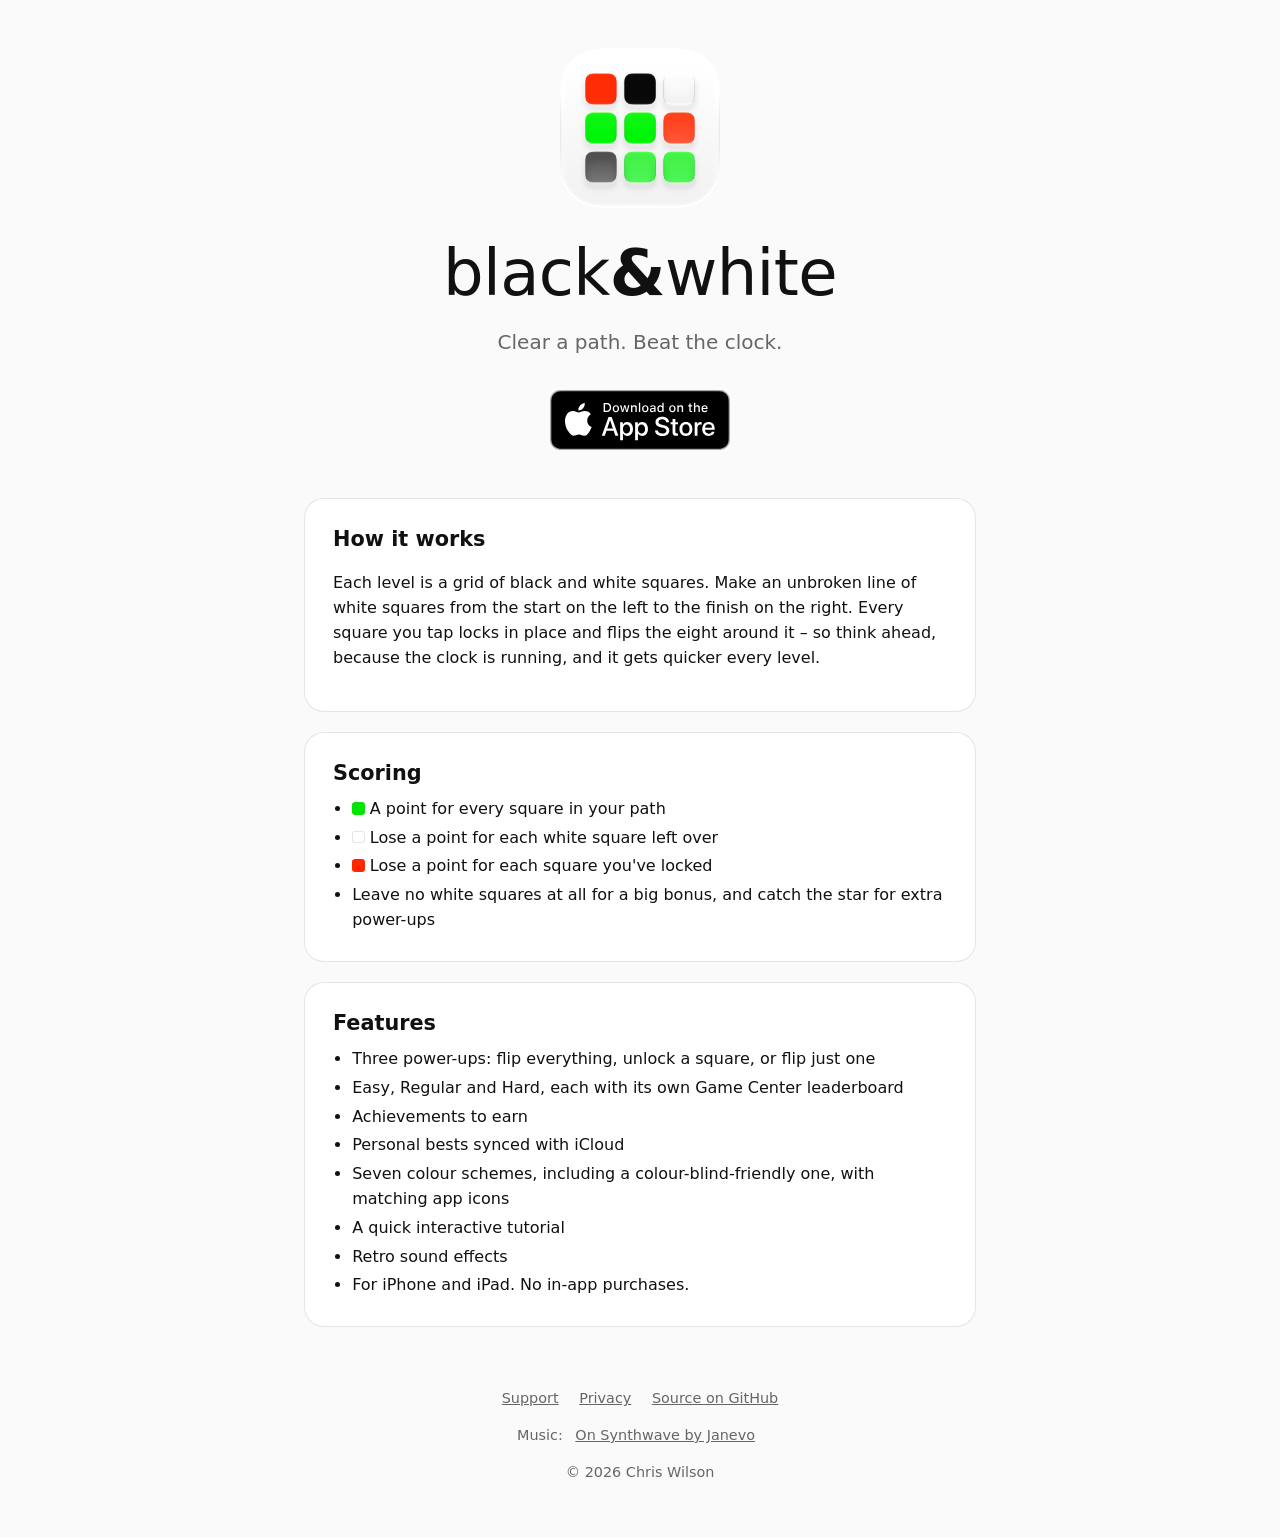
<file: docs/index.html>
<!doctype html>
<html lang="en">
<head>
  <meta charset="utf-8">
  <meta name="viewport" content="width=device-width, initial-scale=1">
  <title>Black &amp; White – Path Puzzle for iPhone and iPad</title>
  <meta name="description" content="Tap to flip. Clear a path from start to finish before the clock runs out. A fast, retro path puzzle for iPhone and iPad.">
  <link rel="icon" href="icon.png">
  <link rel="apple-touch-icon" href="icon.png">
  <link rel="stylesheet" href="style.css">
</head>
<body>
  <main>
    <img class="icon" src="icon.png" alt="Black &amp; White app icon">
    <h1 class="title">black<b>&amp;</b>white</h1>
    <p class="tagline">Clear a path. Beat the clock.</p>

    <div class="cta">
      <!-- Apple's official badge, unmodified: black on light pages, white on dark.
           The link has no country in it, so the App Store opens in each visitor's own region. -->
      <a class="badge" href="https://apps.apple.com/app/id6826950332">
        <picture>
          <source srcset="app-store-badge-white.svg" media="(prefers-color-scheme: dark)">
          <img src="app-store-badge-black.svg" alt="Download on the App Store" width="180" height="60">
        </picture>
      </a>
    </div>

    <section>
      <h2>How it works</h2>
      <p>Each level is a grid of black and white squares. Make an unbroken line of white squares from the start on the left to the finish on the right. Every square you tap locks in place and flips the eight around it – so think ahead, because the clock is running, and it gets quicker every level.</p>
    </section>

    <section>
      <h2>Scoring</h2>
      <ul>
        <li><span class="swatch" style="background: var(--path)"></span>A point for every square in your path</li>
        <li><span class="swatch" style="background: #fff; border: 1px solid var(--line)"></span>Lose a point for each white square left over</li>
        <li><span class="swatch" style="background: var(--lock)"></span>Lose a point for each square you've locked</li>
        <li>Leave no white squares at all for a big bonus, and catch the star for extra power-ups</li>
      </ul>
    </section>

    <section>
      <h2>Features</h2>
      <ul>
        <li>Three power-ups: flip everything, unlock a square, or flip just one</li>
        <li>Easy, Regular and Hard, each with its own Game Center leaderboard</li>
        <li>Achievements to earn</li>
        <li>Personal bests synced with iCloud</li>
        <li>Seven colour schemes, including a colour-blind-friendly one, with matching app icons</li>
        <li>A quick interactive tutorial</li>
        <li>Retro sound effects</li>
        <li>For iPhone and iPad. No in-app purchases.</li>
      </ul>
    </section>
  </main>

  <footer>
    <a href="support.html">Support</a>
    <a href="privacy.html">Privacy</a>
    <a href="https://github.com/chriswilson1982/black-and-white-ios">Source on GitHub</a>
    <p>Music: <a href="https://janevo.itch.io/synthwave-retrowave-music-pack">On Synthwave by Janevo</a></p>
    <p>© 2026 Chris Wilson</p>
  </footer>
</body>
</html>
</file>
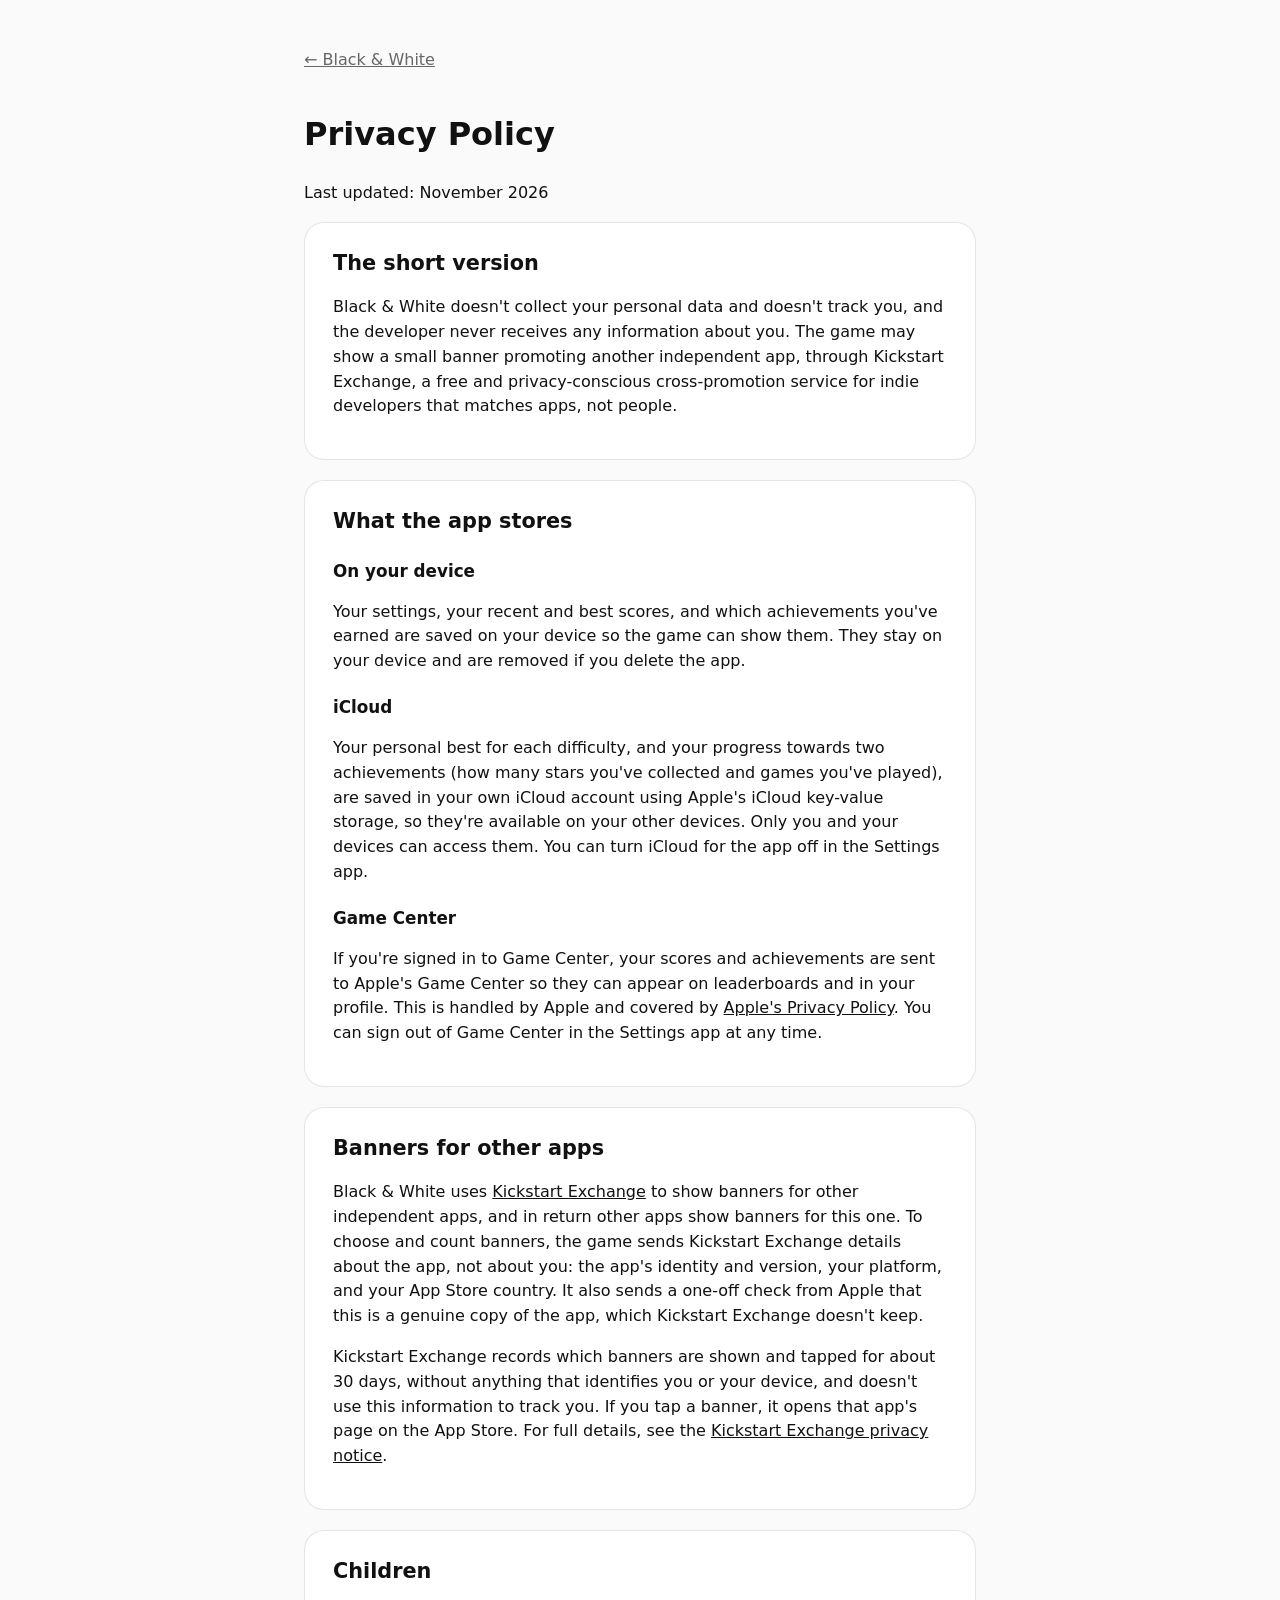
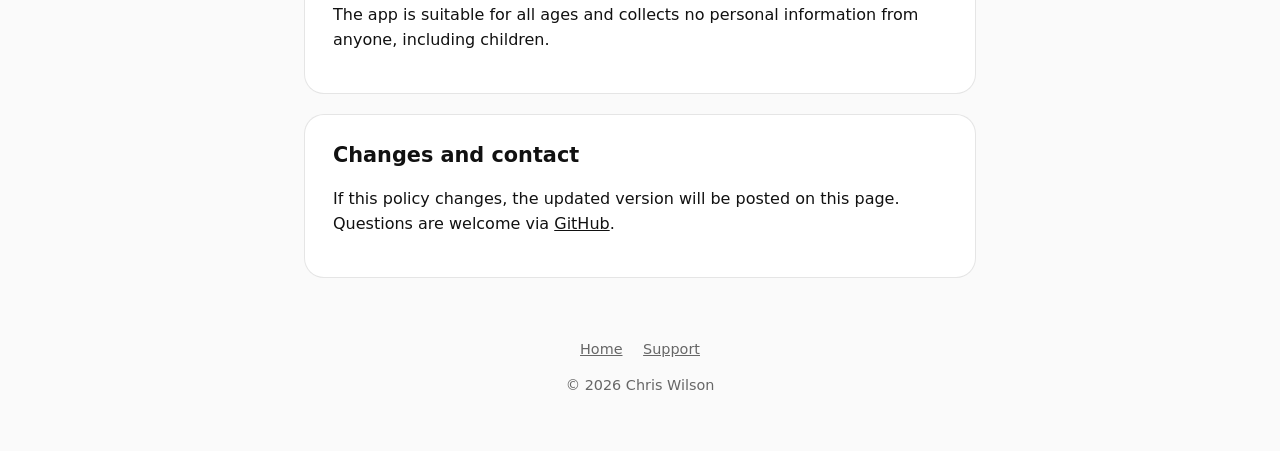
<file: docs/privacy.html>
<!doctype html>
<html lang="en">
<head>
  <meta charset="utf-8">
  <meta name="viewport" content="width=device-width, initial-scale=1">
  <title>Privacy Policy – Black &amp; White</title>
  <link rel="icon" href="icon.png">
  <link rel="stylesheet" href="style.css">
</head>
<body>
  <main>
    <a class="back" href="index.html">← Black &amp; White</a>
    <h1>Privacy Policy</h1>
    <p>Last updated: November 2026</p>

    <section>
      <h2>The short version</h2>
      <p>Black &amp; White doesn't collect your personal data and doesn't track you, and the developer never receives any information about you. The game may show a small banner promoting another independent app, through Kickstart Exchange, a free and privacy-conscious cross-promotion service for indie developers that matches apps, not people.</p>
    </section>

    <section>
      <h2>What the app stores</h2>
      <h3>On your device</h3>
      <p>Your settings, your recent and best scores, and which achievements you've earned are saved on your device so the game can show them. They stay on your device and are removed if you delete the app.</p>

      <h3>iCloud</h3>
      <p>Your personal best for each difficulty, and your progress towards two achievements (how many stars you've collected and games you've played), are saved in your own iCloud account using Apple's iCloud key-value storage, so they're available on your other devices. Only you and your devices can access them. You can turn iCloud for the app off in the Settings app.</p>

      <h3>Game Center</h3>
      <p>If you're signed in to Game Center, your scores and achievements are sent to Apple's Game Center so they can appear on leaderboards and in your profile. This is handled by Apple and covered by <a href="https://www.apple.com/legal/privacy/">Apple's Privacy Policy</a>. You can sign out of Game Center in the Settings app at any time.</p>
    </section>

    <section>
      <h2>Banners for other apps</h2>
      <p>Black &amp; White uses <a href="https://exchange.kickstart.tools">Kickstart Exchange</a> to show banners for other independent apps, and in return other apps show banners for this one. To choose and count banners, the game sends Kickstart Exchange details about the app, not about you: the app's identity and version, your platform, and your App Store country. It also sends a one-off check from Apple that this is a genuine copy of the app, which Kickstart Exchange doesn't keep.</p>
      <p>Kickstart Exchange records which banners are shown and tapped for about 30 days, without anything that identifies you or your device, and doesn't use this information to track you. If you tap a banner, it opens that app's page on the App Store. For full details, see the <a href="https://exchange.kickstart.tools/privacy">Kickstart Exchange privacy notice</a>.</p>
    </section>

    <section>
      <h2>Children</h2>
      <p>The app is suitable for all ages and collects no personal information from anyone, including children.</p>
    </section>

    <section>
      <h2>Changes and contact</h2>
      <p>If this policy changes, the updated version will be posted on this page. Questions are welcome via <a href="https://github.com/chriswilson1982/black-and-white-ios/issues">GitHub</a>.</p>
    </section>
  </main>

  <footer>
    <a href="index.html">Home</a>
    <a href="support.html">Support</a>
    <p>© 2026 Chris Wilson</p>
  </footer>
</body>
</html>
</file>
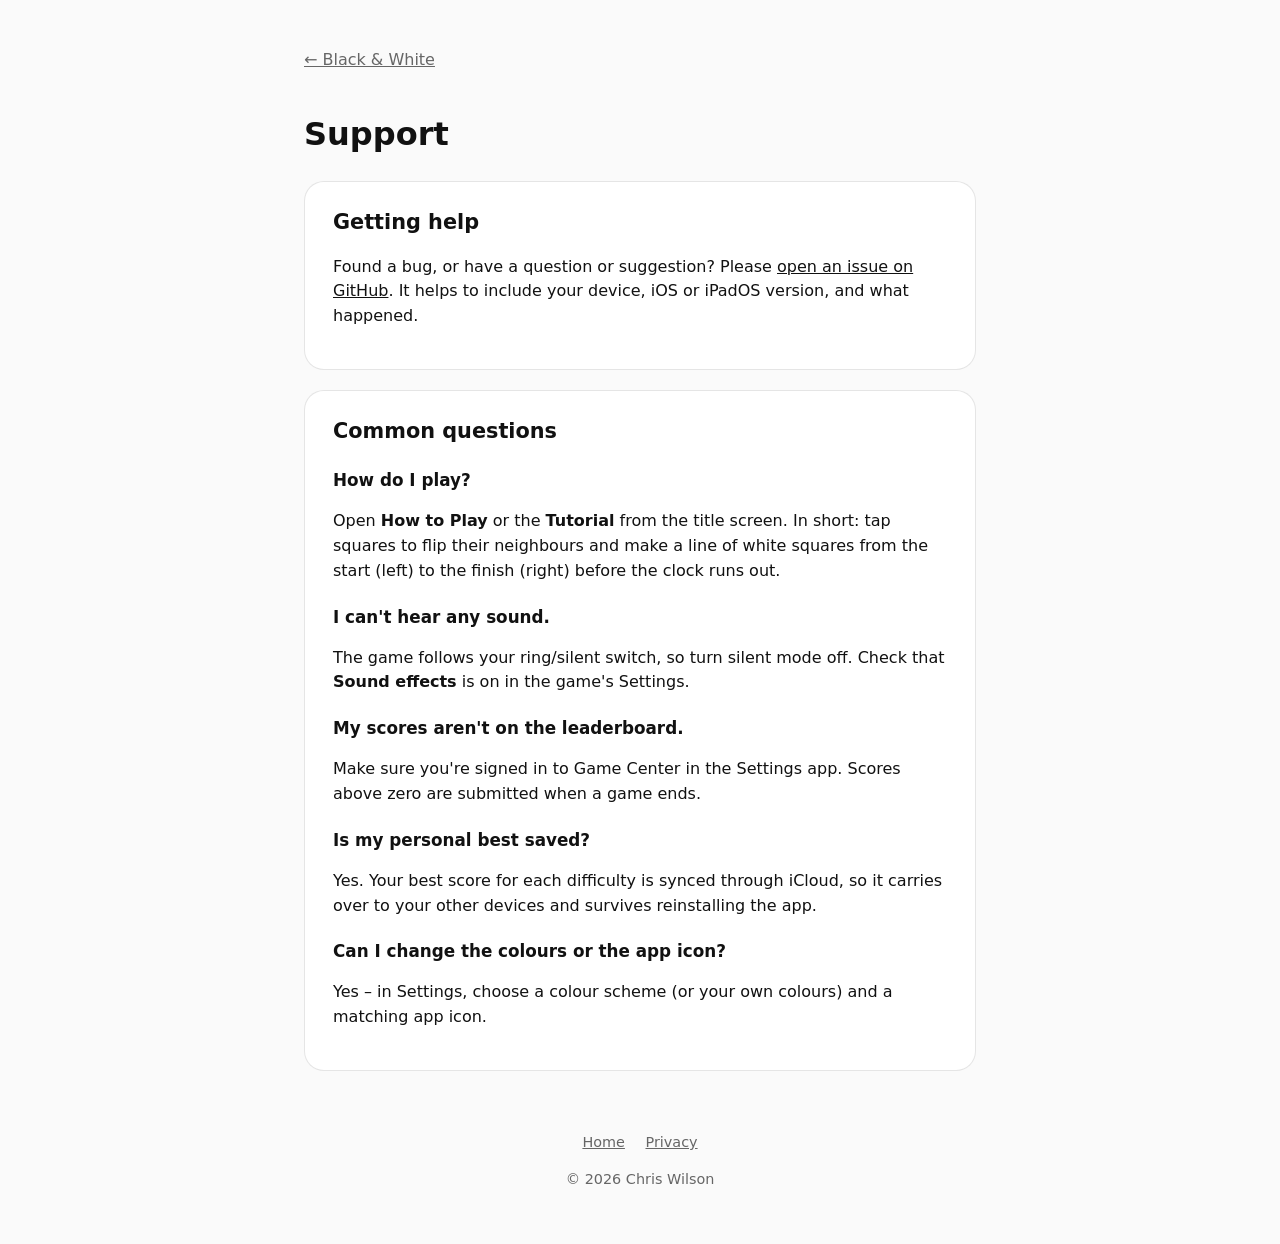
<file: docs/support.html>
<!doctype html>
<html lang="en">
<head>
  <meta charset="utf-8">
  <meta name="viewport" content="width=device-width, initial-scale=1">
  <title>Support – Black &amp; White</title>
  <link rel="icon" href="icon.png">
  <link rel="stylesheet" href="style.css">
</head>
<body>
  <main>
    <a class="back" href="index.html">← Black &amp; White</a>
    <h1>Support</h1>

    <section>
      <h2>Getting help</h2>
      <p>Found a bug, or have a question or suggestion? Please <a href="https://github.com/chriswilson1982/black-and-white-ios/issues">open an issue on GitHub</a>. It helps to include your device, iOS or iPadOS version, and what happened.</p>
    </section>

    <section>
      <h2>Common questions</h2>

      <h3>How do I play?</h3>
      <p>Open <b>How to Play</b> or the <b>Tutorial</b> from the title screen. In short: tap squares to flip their neighbours and make a line of white squares from the start (left) to the finish (right) before the clock runs out.</p>

      <h3>I can't hear any sound.</h3>
      <p>The game follows your ring/silent switch, so turn silent mode off. Check that <b>Sound effects</b> is on in the game's Settings.</p>

      <h3>My scores aren't on the leaderboard.</h3>
      <p>Make sure you're signed in to Game Center in the Settings app. Scores above zero are submitted when a game ends.</p>

      <h3>Is my personal best saved?</h3>
      <p>Yes. Your best score for each difficulty is synced through iCloud, so it carries over to your other devices and survives reinstalling the app.</p>

      <h3>Can I change the colours or the app icon?</h3>
      <p>Yes – in Settings, choose a colour scheme (or your own colours) and a matching app icon.</p>
    </section>
  </main>

  <footer>
    <a href="index.html">Home</a>
    <a href="privacy.html">Privacy</a>
    <p>© 2026 Chris Wilson</p>
  </footer>
</body>
</html>
</file>
<file: docs/style.css>
:root {
  --path: #00e600;
  --lock: #ff2600;
  --text: #111;
  --muted: #666;
  --bg: #fafafa;
  --card: #fff;
  --line: rgba(0, 0, 0, 0.1);
}

@media (prefers-color-scheme: dark) {
  :root {
    --text: #f2f2f2;
    --muted: #aaa;
    --bg: #111;
    --card: #1c1c1e;
    --line: rgba(255, 255, 255, 0.12);
  }
}

* { box-sizing: border-box; }

body {
  margin: 0;
  font-family: ui-rounded, "SF Pro Rounded", system-ui, -apple-system, "Segoe UI", sans-serif;
  color: var(--text);
  background: var(--bg);
  line-height: 1.55;
}

main {
  max-width: 720px;
  margin: 0 auto;
  padding: 48px 24px 32px;
}

a { color: inherit; }

/* Title: "black&white" with a bold ampersand, as in the game. */
.title {
  font-size: clamp(2.6rem, 9vw, 4rem);
  font-weight: 300;
  letter-spacing: -0.01em;
  margin: 16px 0 4px;
  text-align: center;
}
.title b { font-weight: 800; }

.tagline {
  text-align: center;
  font-size: 1.25rem;
  color: var(--muted);
  margin: 0 0 32px;
}

.icon {
  display: block;
  width: 160px;
  height: 160px;
  margin: 0 auto;
}

.cta {
  display: flex;
  justify-content: center;
  margin: 0 0 48px;
}

/* Apple's badge, at a size that suits the page (Apple asks for at least 40 px tall on screen). */
.badge img {
  display: block;
  height: 60px;
  width: auto;
}

section {
  background: var(--card);
  border: 1px solid var(--line);
  border-radius: 20px;
  padding: 24px 28px;
  margin: 0 0 20px;
}

h2 { margin: 0 0 8px; font-size: 1.3rem; }
h3 { margin: 20px 0 4px; font-size: 1.05rem; }

ul { padding-left: 1.2em; margin: 8px 0 0; }
li { margin: 4px 0; }

.swatch {
  display: inline-block;
  width: 0.8em;
  height: 0.8em;
  border-radius: 0.2em;
  vertical-align: -0.05em;
  margin-right: 0.3em;
}

footer {
  text-align: center;
  color: var(--muted);
  font-size: 0.9rem;
  padding: 8px 24px 40px;
}
footer a { margin: 0 8px; }

.back { display: inline-block; margin-bottom: 16px; color: var(--muted); }
</file>
